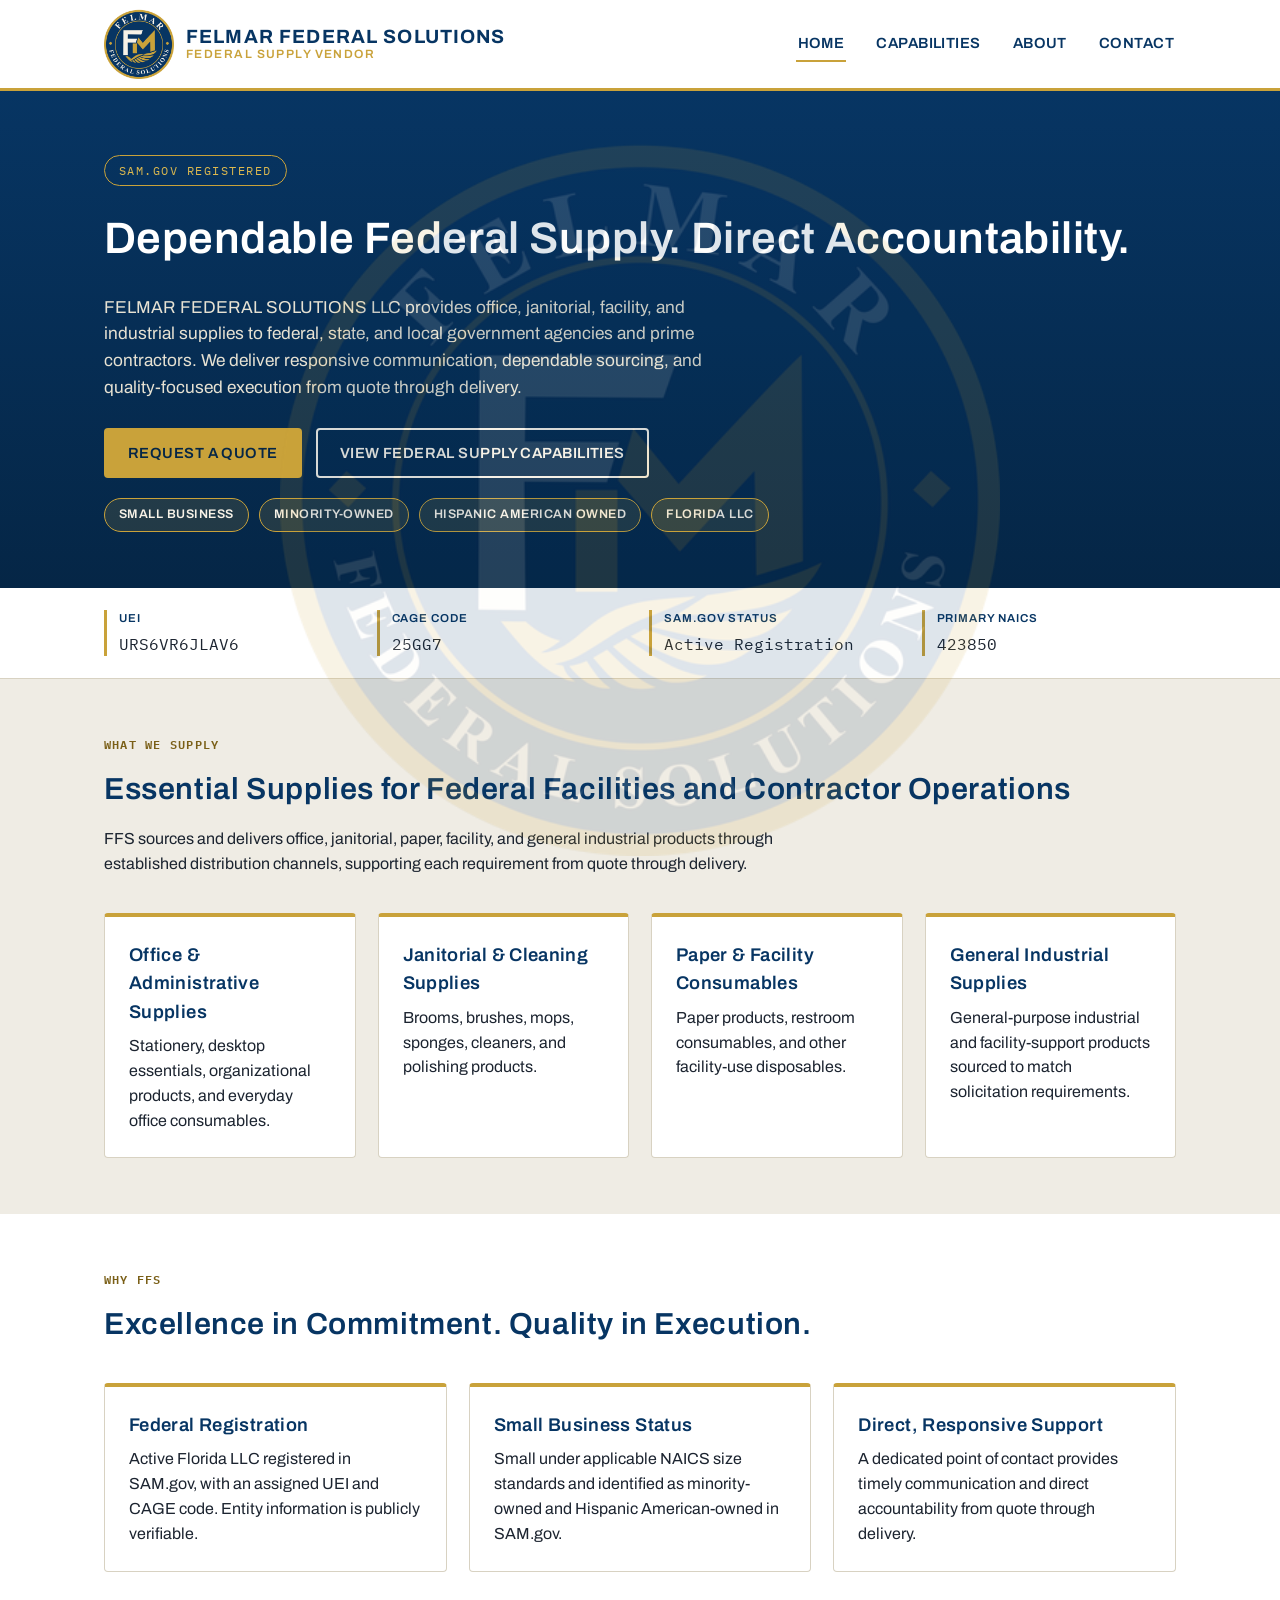
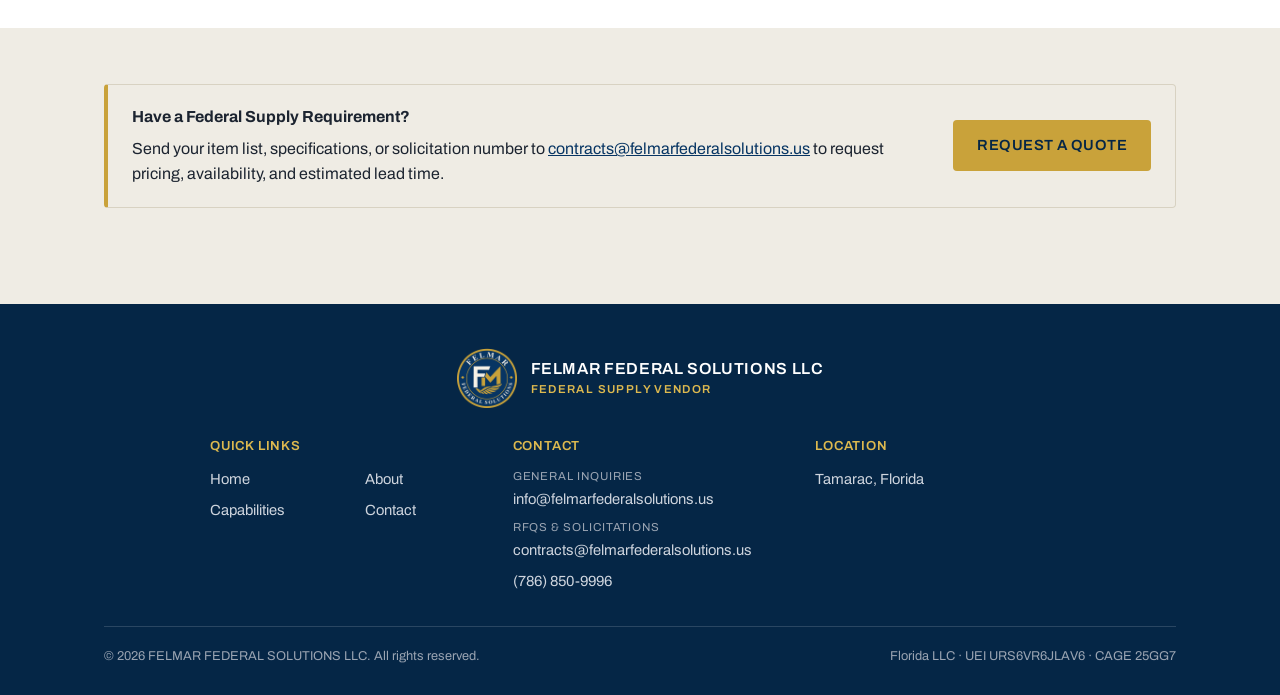
<file: index.html>
<!DOCTYPE html>
<html lang="en">
<head>
<meta charset="UTF-8">
<meta name="viewport" content="width=device-width, initial-scale=1.0">
<title>FELMAR FEDERAL SOLUTIONS LLC | Federal Supply Vendor</title>
<meta name="description" content="FELMAR FEDERAL SOLUTIONS LLC is a SAM.gov registered, minority-owned small business supplying office, janitorial, and industrial commodities to federal buyers.">
<link rel="icon" type="image/png" href="assets/img/favicon-32.png">
<link rel="apple-touch-icon" href="assets/img/favicon-180.png">
<link rel="preconnect" href="https://fonts.googleapis.com">
<link rel="preconnect" href="https://fonts.gstatic.com" crossorigin>
<link href="https://fonts.googleapis.com/css2?family=Archivo:wght@400;600;700&family=IBM+Plex+Mono:wght@400;500&display=swap" rel="stylesheet">
<link rel="stylesheet" href="assets/styles.css">
</head>
<body>


<header class="site-header">
  <div class="container">
    <a class="brand" href="index.html">
      <img src="assets/img/logo-seal-256.png" alt="FELMAR FEDERAL SOLUTIONS LLC seal">
      <span class="brand-text">
        <strong>FELMAR FEDERAL SOLUTIONS</strong>
        <span>Federal Supply Vendor</span>
      </span>
    </a>
    <button class="nav-toggle" aria-label="Toggle navigation" aria-expanded="false"><span></span></button>
    <nav class="main-nav" aria-label="Main navigation">
      <a href="index.html" aria-current="page">Home</a>
      <a href="capabilities.html">Capabilities</a>
      <a href="about.html">About</a>
      <a href="contact.html">Contact</a>
    </nav>
  </div>
</header>

<main>
<section class="hero">
  <div class="container">
    <span class="eyebrow">SAM.gov Registered</span>
    <h1>Dependable Federal Supply. Direct Accountability.</h1>
    <p class="lede">FELMAR FEDERAL SOLUTIONS LLC provides office, janitorial, facility, and industrial supplies to federal, state, and local government agencies and prime contractors. We deliver responsive communication, dependable sourcing, and quality-focused execution from quote through delivery.</p>
    <div class="hero-actions">
      <a class="btn btn-gold" href="mailto:contracts@felmarfederalsolutions.us?subject=Request%20for%20Quote">Request a Quote</a>
      <a class="btn btn-outline" href="capabilities.html">View Federal Supply Capabilities</a>
    </div>
    <div class="badges">
      <span class="badge">Small Business</span>
      <span class="badge">Minority-Owned</span>
      <span class="badge">Hispanic American Owned</span>
      <span class="badge">Florida LLC</span>
    </div>
  </div>
</section>

<section class="entity-strip">
  <div class="container">
    <div class="entity-item">
      <div class="label">UEI</div>
      <div class="value mono">URS6VR6JLAV6</div>
    </div>
    <div class="entity-item">
      <div class="label">CAGE Code</div>
      <div class="value mono">25GG7</div>
    </div>
    <div class="entity-item">
      <div class="label">SAM.gov Status</div>
      <div class="value">Active Registration</div>
    </div>
    <div class="entity-item">
      <div class="label">Primary NAICS</div>
      <div class="value mono">423850</div>
    </div>
  </div>
</section>

<section class="section">
  <div class="container">
    <div class="section-head">
      <span class="kicker">What We Supply</span>
      <h2>Essential Supplies for Federal Facilities and Contractor Operations</h2>
      <p>FFS sources and delivers office, janitorial, paper, facility, and general industrial products through established distribution channels, supporting each requirement from quote through delivery.</p>
    </div>
    <div class="grid cols-4">
      <div class="card">
        <h3>Office &amp; Administrative Supplies</h3>
        <p>Stationery, desktop essentials, organizational products, and everyday office consumables.</p>
      </div>
      <div class="card">
        <h3>Janitorial &amp; Cleaning Supplies</h3>
        <p>Brooms, brushes, mops, sponges, cleaners, and polishing products.</p>
      </div>
      <div class="card">
        <h3>Paper &amp; Facility Consumables</h3>
        <p>Paper products, restroom consumables, and other facility-use disposables.</p>
      </div>
      <div class="card">
        <h3>General Industrial Supplies</h3>
        <p>General-purpose industrial and facility-support products sourced to match solicitation requirements.</p>
      </div>
    </div>
  </div>
</section>

<section class="section alt">
  <div class="container">
    <div class="section-head">
      <span class="kicker">Why FFS</span>
      <h2>Excellence in Commitment. Quality in Execution.</h2>
    </div>
    <div class="grid cols-3">
      <div class="card">
        <h3>Federal Registration</h3>
        <p>Active Florida LLC registered in SAM.gov, with an assigned UEI and CAGE code. Entity information is publicly verifiable.</p>
      </div>
      <div class="card">
        <h3>Small Business Status</h3>
        <p>Small under applicable NAICS size standards and identified as minority-owned and Hispanic American-owned in SAM.gov.</p>
      </div>
      <div class="card">
        <h3>Direct, Responsive Support</h3>
        <p>A dedicated point of contact provides timely communication and direct accountability from quote through delivery.</p>
      </div>
    </div>
  </div>
</section>

<section class="section">
  <div class="container">
    <div class="callout callout-cta">
      <div>
        <strong>Have a Federal Supply Requirement?</strong>
        <p style="margin: 8px 0 0;">Send your item list, specifications, or solicitation number to <a href="mailto:contracts@felmarfederalsolutions.us">contracts@felmarfederalsolutions.us</a> to request pricing, availability, and estimated lead time.</p>
      </div>
      <a class="btn btn-gold" href="mailto:contracts@felmarfederalsolutions.us?subject=Request%20for%20Quote">Request a Quote</a>
    </div>
  </div>
</section>
</main>

<footer class="site-footer">
  <div class="container">
    <div class="footer-top">
      <div class="footer-brand">
        <img src="assets/img/logo-seal-256.png" alt="FELMAR FEDERAL SOLUTIONS LLC seal">
        <div class="footer-brand-text">
          <strong>FELMAR FEDERAL SOLUTIONS&nbsp;LLC</strong>
          <span>Federal Supply Vendor</span>
        </div>
      </div>
      <div class="footer-cols">
        <div class="footer-col">
          <h3>Quick Links</h3>
          <div class="footer-links">
            <a href="index.html">Home</a>
            <a href="about.html">About</a>
            <a href="capabilities.html">Capabilities</a>
            <a href="contact.html">Contact</a>
          </div>
        </div>
        <div class="footer-col">
          <h3>Contact</h3>
          <span class="fc-label">General Inquiries</span>
          <a href="mailto:info@felmarfederalsolutions.us">info@felmarfederalsolutions.us</a>
          <span class="fc-label">RFQs &amp; Solicitations</span>
          <a href="mailto:contracts@felmarfederalsolutions.us">contracts@felmarfederalsolutions.us</a>
          <a href="tel:+17868509996">(786) 850-9996</a>
        </div>
        <div class="footer-col">
          <h3>Location</h3>
          <p>Tamarac, Florida</p>
        </div>
      </div>
    </div>
    <div class="footer-bottom">
      <span>&copy; 2026 FELMAR FEDERAL SOLUTIONS LLC. All rights reserved.</span>
      <span>Florida LLC &middot; UEI URS6VR6JLAV6 &middot; CAGE 25GG7</span>
    </div>
  </div>
</footer>

<script src="assets/nav.js"></script>
</body>
</html>
</file>
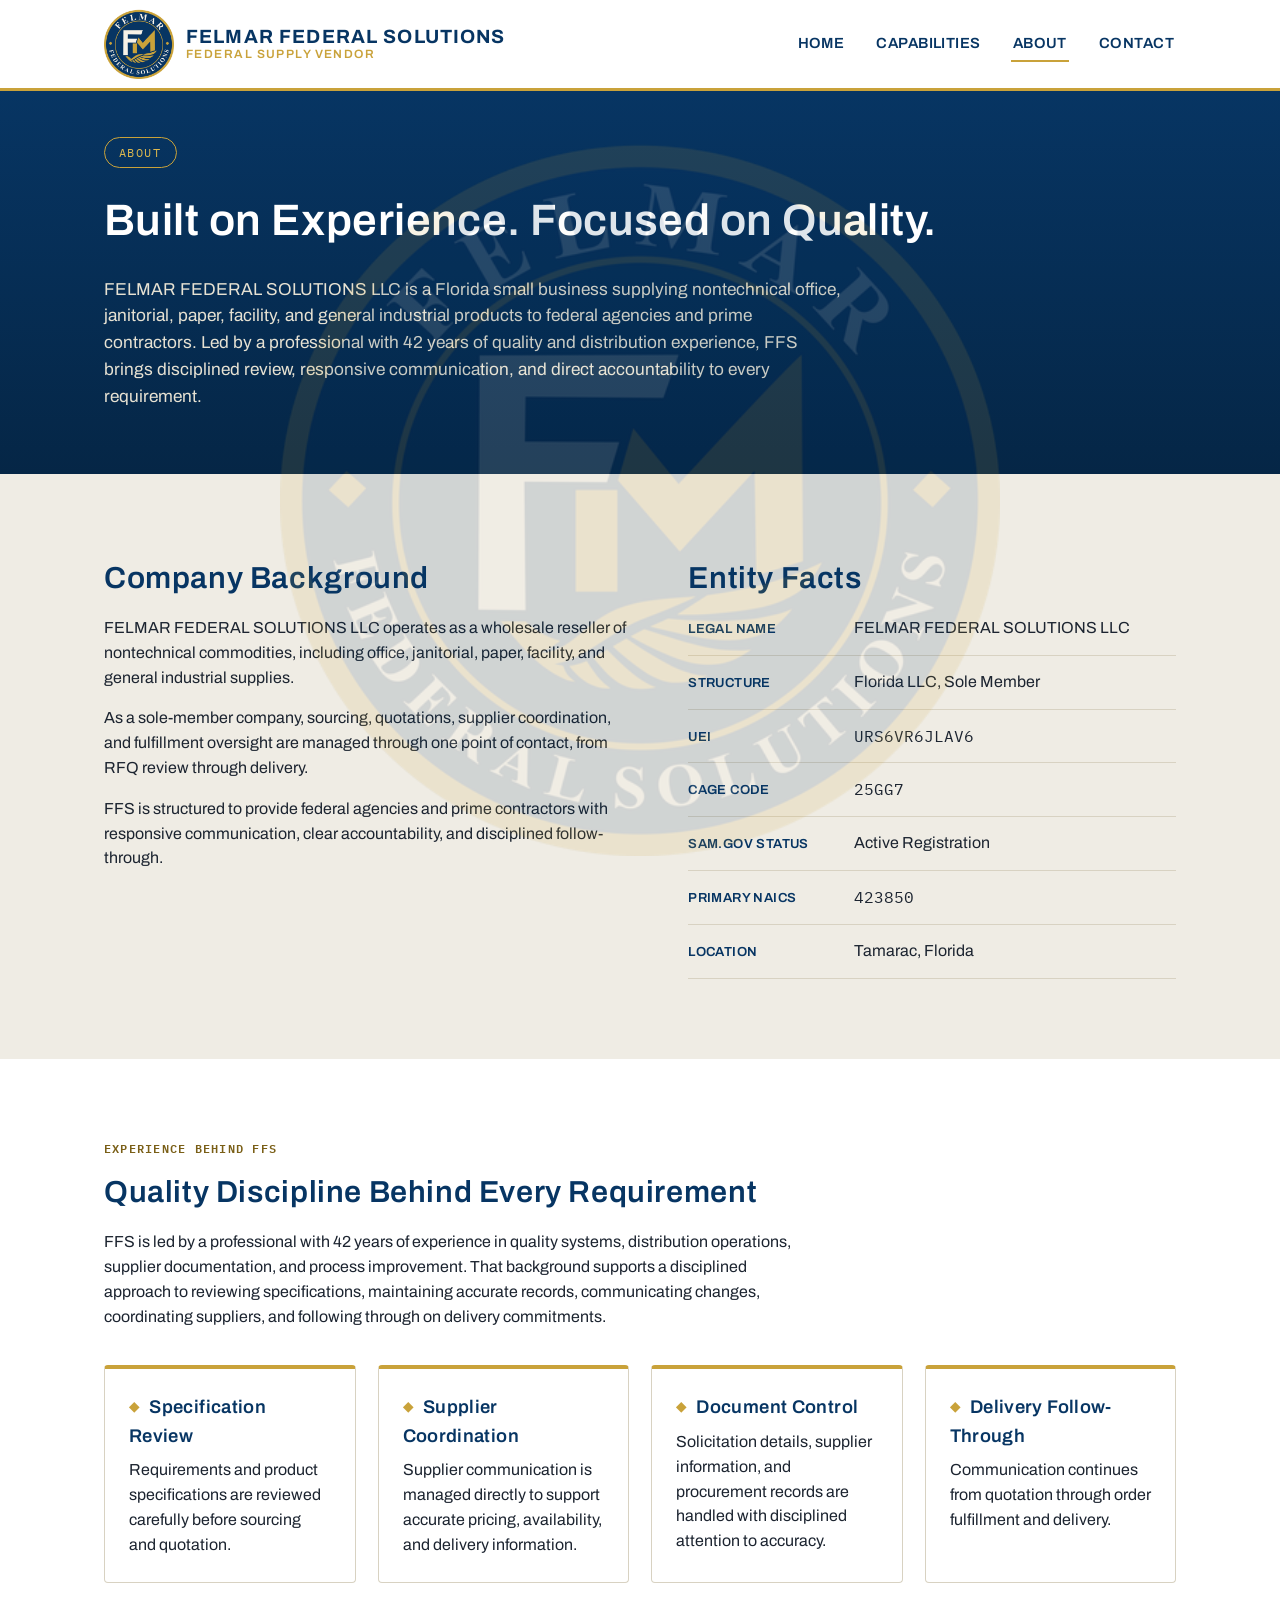
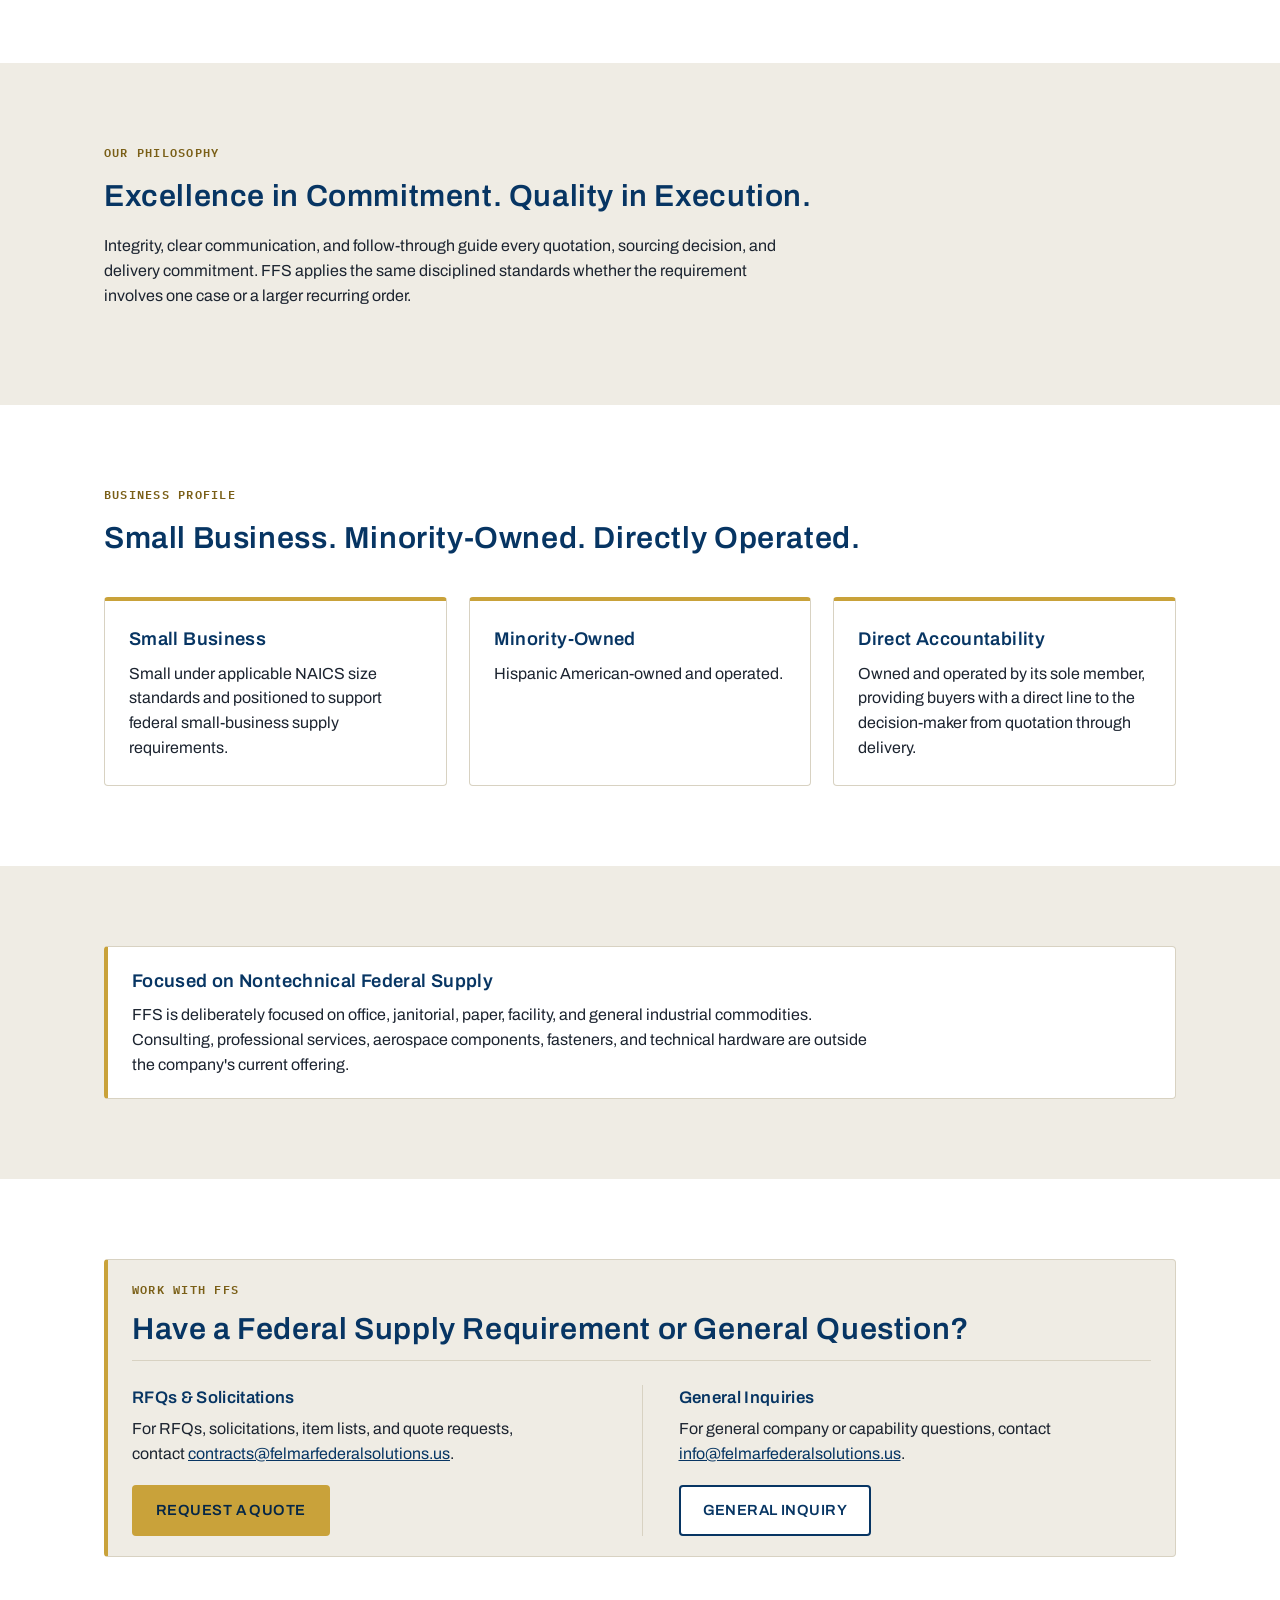
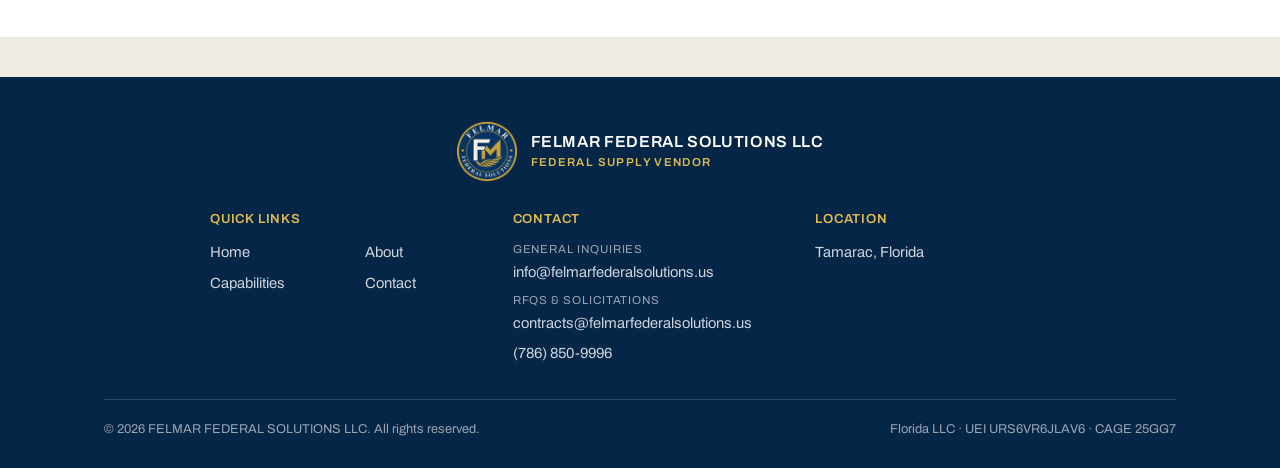
<file: about.html>
<!DOCTYPE html>
<html lang="en">
<head>
<meta charset="UTF-8">
<meta name="viewport" content="width=device-width, initial-scale=1.0">
<title>About | FELMAR FEDERAL SOLUTIONS LLC</title>
<meta name="description" content="FELMAR FEDERAL SOLUTIONS LLC is a Florida small business supplying nontechnical office, janitorial, paper, facility, and general industrial products to federal agencies and prime contractors.">
<link rel="icon" type="image/png" href="assets/img/favicon-32.png">
<link rel="apple-touch-icon" href="assets/img/favicon-180.png">
<link rel="preconnect" href="https://fonts.googleapis.com">
<link rel="preconnect" href="https://fonts.gstatic.com" crossorigin>
<link href="https://fonts.googleapis.com/css2?family=Archivo:wght@400;600;700&family=IBM+Plex+Mono:wght@400;500&display=swap" rel="stylesheet">
<link rel="stylesheet" href="assets/styles.css">
</head>
<body>


<header class="site-header">
  <div class="container">
    <a class="brand" href="index.html">
      <img src="assets/img/logo-seal-256.png" alt="FELMAR FEDERAL SOLUTIONS LLC seal">
      <span class="brand-text">
        <strong>FELMAR FEDERAL SOLUTIONS</strong>
        <span>Federal Supply Vendor</span>
      </span>
    </a>
    <button class="nav-toggle" aria-label="Toggle navigation" aria-expanded="false"><span></span></button>
    <nav class="main-nav" aria-label="Main navigation">
      <a href="index.html">Home</a>
      <a href="capabilities.html">Capabilities</a>
      <a href="about.html" aria-current="page">About</a>
      <a href="contact.html">Contact</a>
    </nav>
  </div>
</header>

<main>
<section class="hero" style="padding: 46px 0;">
  <div class="container">
    <span class="eyebrow">About</span>
    <h1>Built on Experience. Focused on Quality.</h1>
    <p class="lede" style="max-width: 740px;">FELMAR FEDERAL SOLUTIONS LLC is a Florida small business supplying nontechnical office, janitorial, paper, facility, and general industrial products to federal agencies and prime contractors. Led by a professional with 42 years of quality and distribution experience, FFS brings disciplined review, responsive communication, and direct accountability to every requirement.</p>
  </div>
</section>

<section class="section roomy">
  <div class="container">
    <div class="split">
      <div>
        <h2>Company Background</h2>
        <p>FELMAR FEDERAL SOLUTIONS LLC operates as a wholesale reseller of nontechnical commodities, including office, janitorial, paper, facility, and general industrial supplies.</p>
        <p>As a sole-member company, sourcing, quotations, supplier coordination, and fulfillment oversight are managed through one point of contact, from RFQ review through delivery.</p>
        <p>FFS is structured to provide federal agencies and prime contractors with responsive communication, clear accountability, and disciplined follow-through.</p>
      </div>
      <div>
        <h2>Entity Facts</h2>
        <dl class="facts">
          <div><dt>Legal Name</dt><dd>FELMAR FEDERAL SOLUTIONS LLC</dd></div>
          <div><dt>Structure</dt><dd>Florida LLC, Sole Member</dd></div>
          <div><dt>UEI</dt><dd class="mono">URS6VR6JLAV6</dd></div>
          <div><dt>CAGE Code</dt><dd class="mono">25GG7</dd></div>
          <div><dt>SAM.gov Status</dt><dd>Active Registration</dd></div>
          <div><dt>Primary NAICS</dt><dd class="mono">423850</dd></div>
          <div><dt>Location</dt><dd>Tamarac, Florida</dd></div>
        </dl>
      </div>
    </div>
  </div>
</section>

<section class="section alt roomy">
  <div class="container">
    <div class="section-head">
      <span class="kicker">Experience Behind FFS</span>
      <h2>Quality Discipline Behind Every Requirement</h2>
      <p>FFS is led by a professional with 42 years of experience in quality systems, distribution operations, supplier documentation, and process improvement. That background supports a disciplined approach to reviewing specifications, maintaining accurate records, communicating changes, coordinating suppliers, and following through on delivery commitments.</p>
    </div>
    <div class="grid cols-4">
      <div class="card point">
        <h3>Specification Review</h3>
        <p>Requirements and product specifications are reviewed carefully before sourcing and quotation.</p>
      </div>
      <div class="card point">
        <h3>Supplier Coordination</h3>
        <p>Supplier communication is managed directly to support accurate pricing, availability, and delivery information.</p>
      </div>
      <div class="card point">
        <h3>Document Control</h3>
        <p>Solicitation details, supplier information, and procurement records are handled with disciplined attention to accuracy.</p>
      </div>
      <div class="card point">
        <h3>Delivery Follow-Through</h3>
        <p>Communication continues from quotation through order fulfillment and delivery.</p>
      </div>
    </div>
  </div>
</section>

<section class="section roomy">
  <div class="container">
    <div class="section-head" style="margin-bottom: 0;">
      <span class="kicker">Our Philosophy</span>
      <h2>Excellence in Commitment. Quality in Execution.</h2>
      <p>Integrity, clear communication, and follow-through guide every quotation, sourcing decision, and delivery commitment. FFS applies the same disciplined standards whether the requirement involves one case or a larger recurring order.</p>
    </div>
  </div>
</section>

<section class="section alt roomy">
  <div class="container">
    <div class="section-head">
      <span class="kicker">Business Profile</span>
      <h2>Small Business. Minority-Owned. Directly Operated.</h2>
    </div>
    <div class="grid cols-3">
      <div class="card">
        <h3>Small Business</h3>
        <p>Small under applicable NAICS size standards and positioned to support federal small-business supply requirements.</p>
      </div>
      <div class="card">
        <h3>Minority-Owned</h3>
        <p>Hispanic American-owned and operated.</p>
      </div>
      <div class="card">
        <h3>Direct Accountability</h3>
        <p>Owned and operated by its sole member, providing buyers with a direct line to the decision-maker from quotation through delivery.</p>
      </div>
    </div>
  </div>
</section>

<section class="section roomy">
  <div class="container">
    <div class="callout callout-white">
      <h2 style="font-size: 1.15rem;">Focused on Nontechnical Federal Supply</h2>
      <p style="margin: 0; max-width: 760px;">FFS is deliberately focused on office, janitorial, paper, facility, and general industrial commodities. Consulting, professional services, aerospace components, fasteners, and technical hardware are outside the company's current offering.</p>
    </div>
  </div>
</section>

<section class="section alt roomy">
  <div class="container">
    <div class="callout cta-panel">
      <span class="kicker">Work with FFS</span>
      <h2>Have a Federal Supply Requirement or General Question?</h2>
      <div class="cta-routes">
        <div class="cta-route">
          <h3>RFQs &amp; Solicitations</h3>
          <p>For RFQs, solicitations, item lists, and quote requests, contact <a href="mailto:contracts@felmarfederalsolutions.us">contracts@felmarfederalsolutions.us</a>.</p>
          <a class="btn btn-gold" href="mailto:contracts@felmarfederalsolutions.us?subject=Request%20for%20Quote">Request a Quote</a>
        </div>
        <div class="cta-route">
          <h3>General Inquiries</h3>
          <p>For general company or capability questions, contact <a href="mailto:info@felmarfederalsolutions.us">info@felmarfederalsolutions.us</a>.</p>
          <a class="btn btn-outline-navy" href="mailto:info@felmarfederalsolutions.us?subject=General%20Inquiry">General Inquiry</a>
        </div>
      </div>
    </div>
  </div>
</section>
</main>

<footer class="site-footer">
  <div class="container">
    <div class="footer-top">
      <div class="footer-brand">
        <img src="assets/img/logo-seal-256.png" alt="FELMAR FEDERAL SOLUTIONS LLC seal">
        <div class="footer-brand-text">
          <strong>FELMAR FEDERAL SOLUTIONS&nbsp;LLC</strong>
          <span>Federal Supply Vendor</span>
        </div>
      </div>
      <div class="footer-cols">
        <div class="footer-col">
          <h3>Quick Links</h3>
          <div class="footer-links">
            <a href="index.html">Home</a>
            <a href="about.html">About</a>
            <a href="capabilities.html">Capabilities</a>
            <a href="contact.html">Contact</a>
          </div>
        </div>
        <div class="footer-col">
          <h3>Contact</h3>
          <span class="fc-label">General Inquiries</span>
          <a href="mailto:info@felmarfederalsolutions.us">info@felmarfederalsolutions.us</a>
          <span class="fc-label">RFQs &amp; Solicitations</span>
          <a href="mailto:contracts@felmarfederalsolutions.us">contracts@felmarfederalsolutions.us</a>
          <a href="tel:+17868509996">(786) 850-9996</a>
        </div>
        <div class="footer-col">
          <h3>Location</h3>
          <p>Tamarac, Florida</p>
        </div>
      </div>
    </div>
    <div class="footer-bottom">
      <span>&copy; 2026 FELMAR FEDERAL SOLUTIONS LLC. All rights reserved.</span>
      <span>Florida LLC &middot; UEI URS6VR6JLAV6 &middot; CAGE 25GG7</span>
    </div>
  </div>
</footer>

<script src="assets/nav.js"></script>
</body>
</html>
</file>
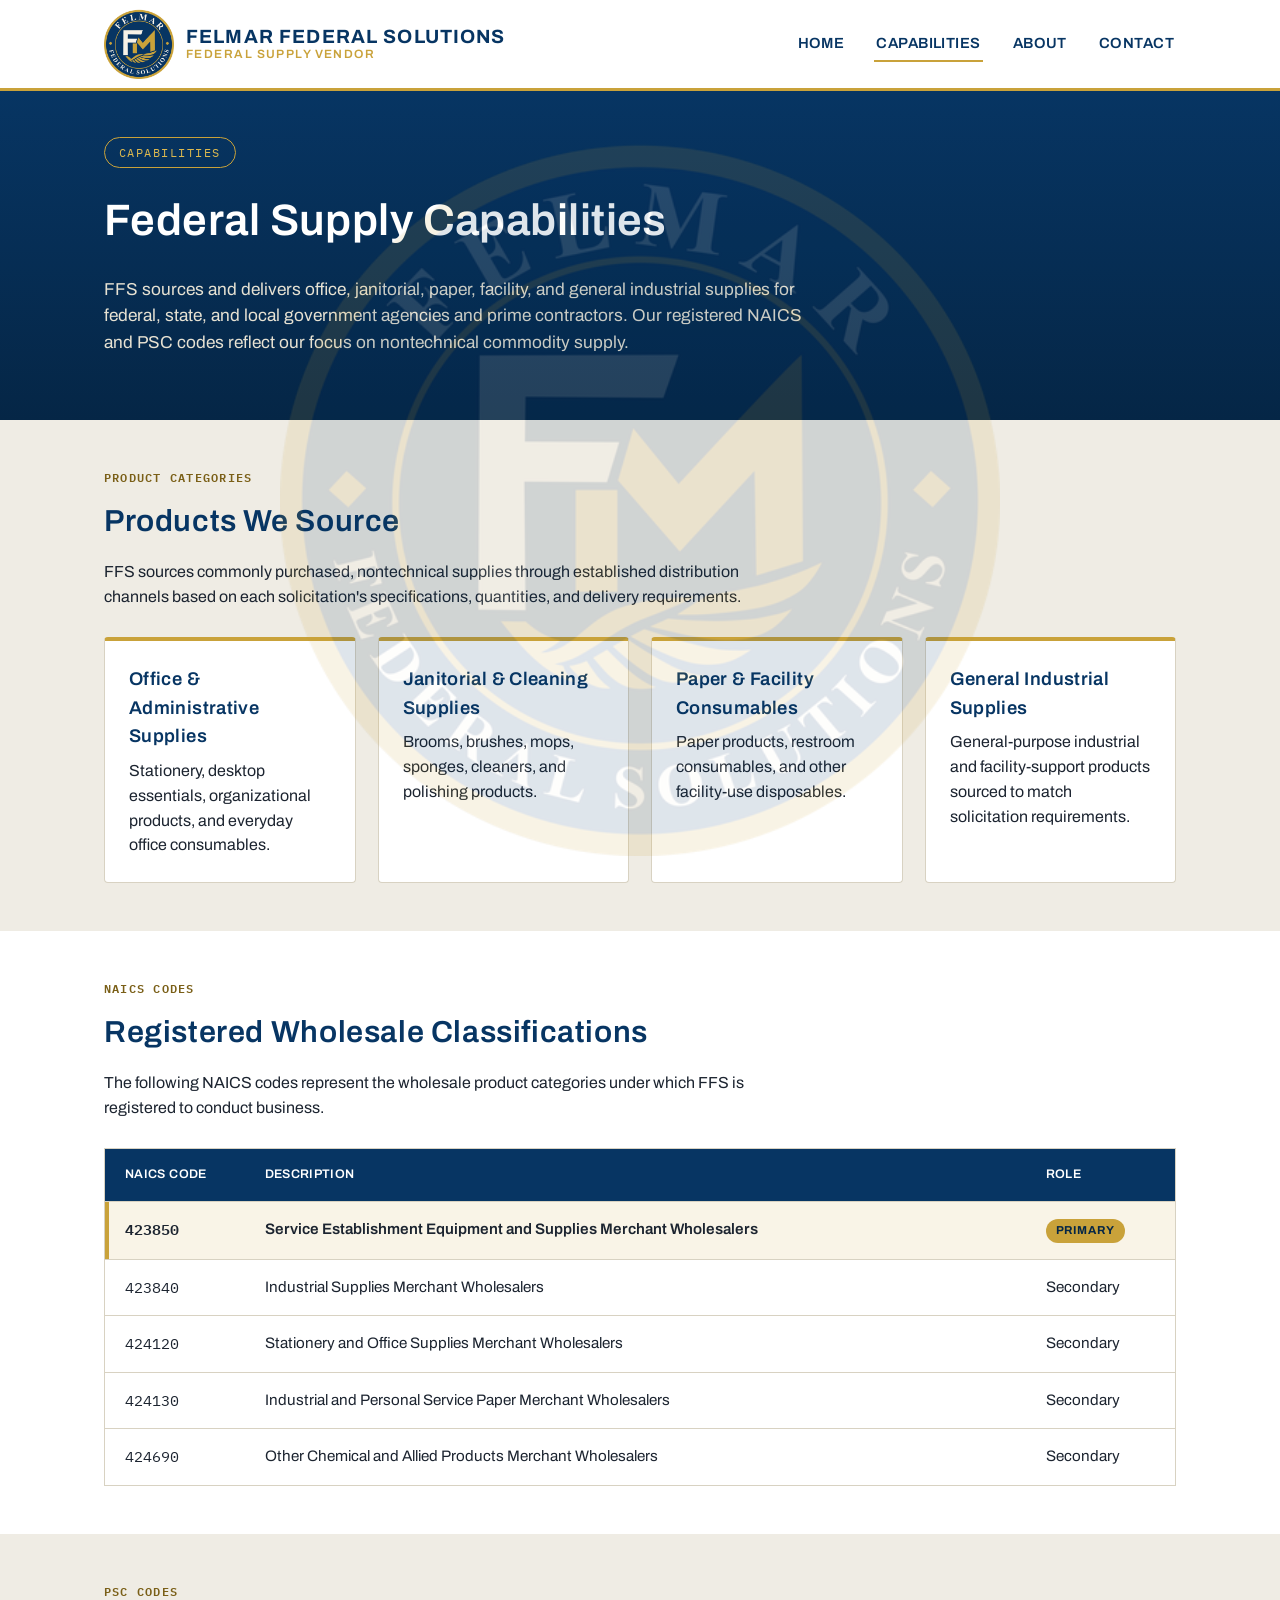
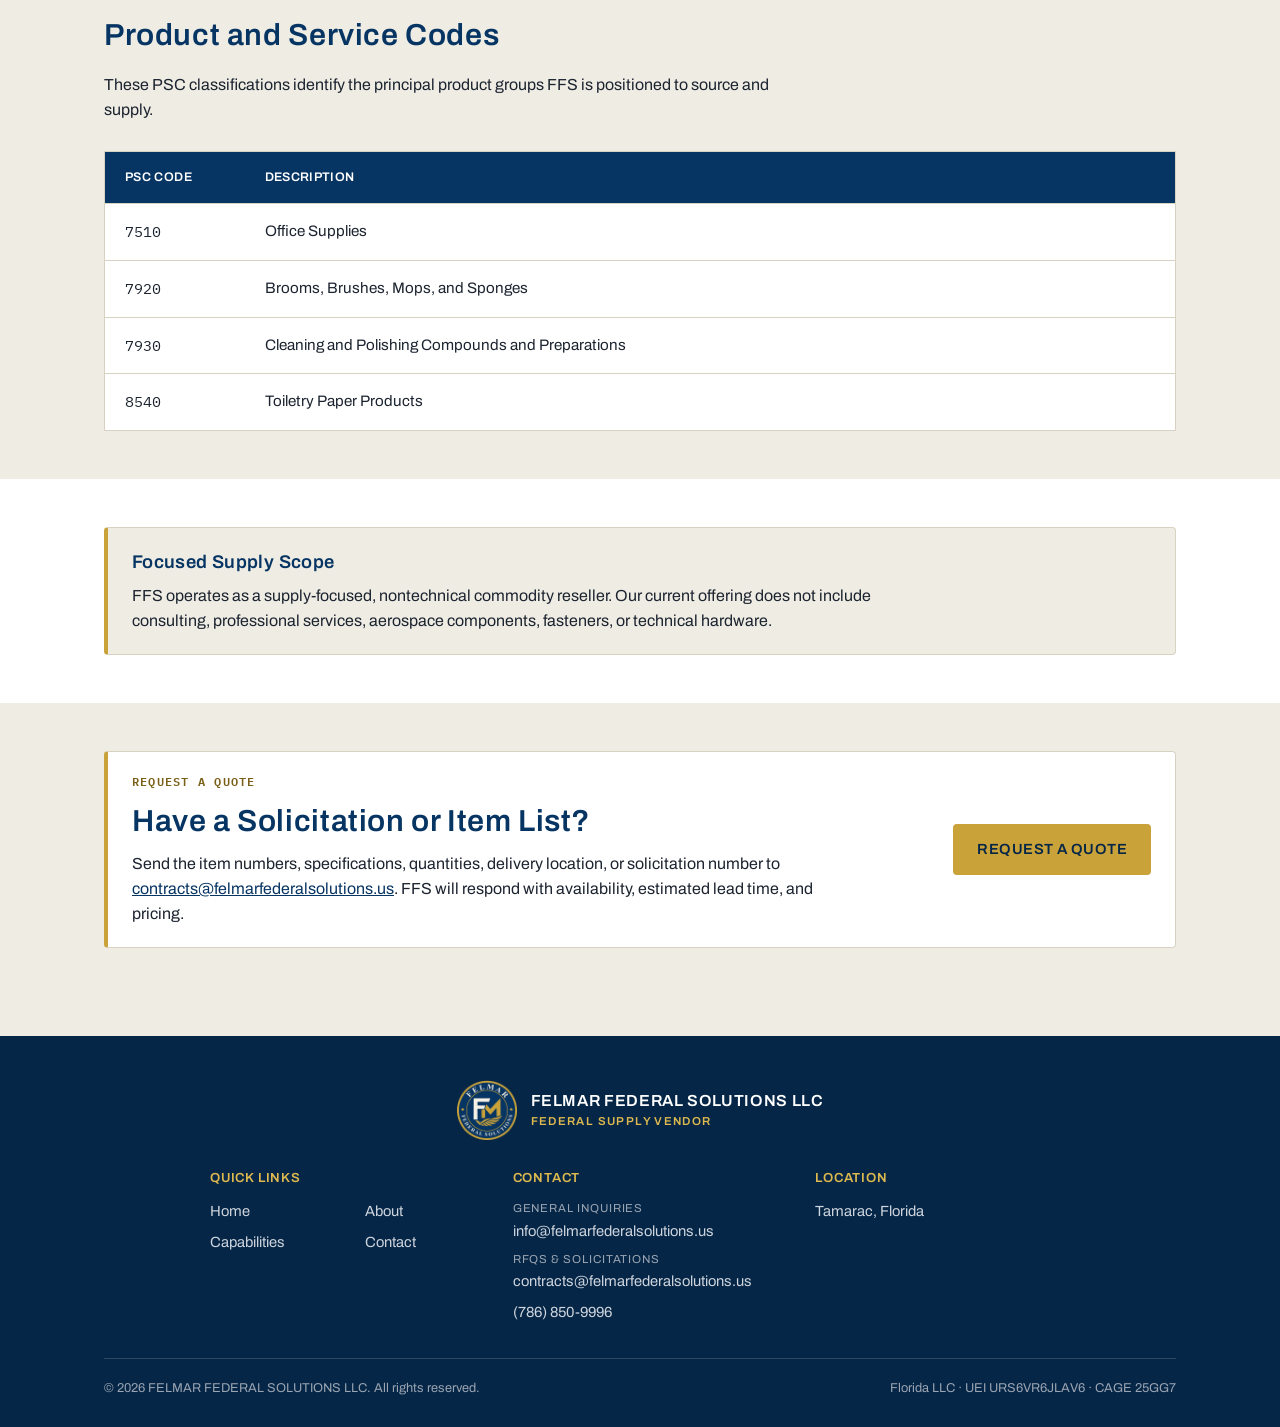
<file: capabilities.html>
<!DOCTYPE html>
<html lang="en">
<head>
<meta charset="UTF-8">
<meta name="viewport" content="width=device-width, initial-scale=1.0">
<title>Federal Supply Capabilities | FELMAR FEDERAL SOLUTIONS LLC</title>
<meta name="description" content="Federal supply capabilities, NAICS codes, and PSC codes for FELMAR FEDERAL SOLUTIONS LLC, a nontechnical commodity supplier to federal agencies and prime contractors.">
<link rel="icon" type="image/png" href="assets/img/favicon-32.png">
<link rel="apple-touch-icon" href="assets/img/favicon-180.png">
<link rel="preconnect" href="https://fonts.googleapis.com">
<link rel="preconnect" href="https://fonts.gstatic.com" crossorigin>
<link href="https://fonts.googleapis.com/css2?family=Archivo:wght@400;600;700&family=IBM+Plex+Mono:wght@400;500&display=swap" rel="stylesheet">
<link rel="stylesheet" href="assets/styles.css">
</head>
<body>


<header class="site-header">
  <div class="container">
    <a class="brand" href="index.html">
      <img src="assets/img/logo-seal-256.png" alt="FELMAR FEDERAL SOLUTIONS LLC seal">
      <span class="brand-text">
        <strong>FELMAR FEDERAL SOLUTIONS</strong>
        <span>Federal Supply Vendor</span>
      </span>
    </a>
    <button class="nav-toggle" aria-label="Toggle navigation" aria-expanded="false"><span></span></button>
    <nav class="main-nav" aria-label="Main navigation">
      <a href="index.html">Home</a>
      <a href="capabilities.html" aria-current="page">Capabilities</a>
      <a href="about.html">About</a>
      <a href="contact.html">Contact</a>
    </nav>
  </div>
</header>

<main>
<section class="hero" style="padding: 46px 0;">
  <div class="container">
    <span class="eyebrow">Capabilities</span>
    <h1>Federal Supply Capabilities</h1>
    <p class="lede" style="max-width: 700px;">FFS sources and delivers office, janitorial, paper, facility, and general industrial supplies for federal, state, and local government agencies and prime contractors. Our registered NAICS and PSC codes reflect our focus on nontechnical commodity supply.</p>
  </div>
</section>

<section class="section compact">
  <div class="container">
    <div class="section-head">
      <span class="kicker">Product Categories</span>
      <h2>Products We Source</h2>
      <p>FFS sources commonly purchased, nontechnical supplies through established distribution channels based on each solicitation's specifications, quantities, and delivery requirements.</p>
    </div>
    <div class="grid cols-4">
      <div class="card">
        <h3>Office &amp; Administrative Supplies</h3>
        <p>Stationery, desktop essentials, organizational products, and everyday office consumables.</p>
      </div>
      <div class="card">
        <h3>Janitorial &amp; Cleaning Supplies</h3>
        <p>Brooms, brushes, mops, sponges, cleaners, and polishing products.</p>
      </div>
      <div class="card">
        <h3>Paper &amp; Facility Consumables</h3>
        <p>Paper products, restroom consumables, and other facility-use disposables.</p>
      </div>
      <div class="card">
        <h3>General Industrial Supplies</h3>
        <p>General-purpose industrial and facility-support products sourced to match solicitation requirements.</p>
      </div>
    </div>
  </div>
</section>

<section class="section alt compact">
  <div class="container">
    <div class="section-head">
      <span class="kicker">NAICS Codes</span>
      <h2>Registered Wholesale Classifications</h2>
      <p>The following NAICS codes represent the wholesale product categories under which FFS is registered to conduct business.</p>
    </div>
    <div class="table-wrap">
      <table class="data-table has-role">
        <caption class="sr-only">NAICS codes registered for FELMAR FEDERAL SOLUTIONS LLC</caption>
        <thead>
          <tr>
            <th scope="col">NAICS Code</th>
            <th scope="col">Description</th>
            <th scope="col">Role</th>
          </tr>
        </thead>
        <tbody>
          <tr class="primary">
            <th scope="row" data-label="NAICS Code">423850</th>
            <td data-label="Description">Service Establishment Equipment and Supplies Merchant Wholesalers</td>
            <td data-label="Role"><span class="badge-primary">Primary</span></td>
          </tr>
          <tr>
            <th scope="row" data-label="NAICS Code">423840</th>
            <td data-label="Description">Industrial Supplies Merchant Wholesalers</td>
            <td data-label="Role">Secondary</td>
          </tr>
          <tr>
            <th scope="row" data-label="NAICS Code">424120</th>
            <td data-label="Description">Stationery and Office Supplies Merchant Wholesalers</td>
            <td data-label="Role">Secondary</td>
          </tr>
          <tr>
            <th scope="row" data-label="NAICS Code">424130</th>
            <td data-label="Description">Industrial and Personal Service Paper Merchant Wholesalers</td>
            <td data-label="Role">Secondary</td>
          </tr>
          <tr>
            <th scope="row" data-label="NAICS Code">424690</th>
            <td data-label="Description">Other Chemical and Allied Products Merchant Wholesalers</td>
            <td data-label="Role">Secondary</td>
          </tr>
        </tbody>
      </table>
    </div>
  </div>
</section>

<section class="section compact">
  <div class="container">
    <div class="section-head">
      <span class="kicker">PSC Codes</span>
      <h2>Product and Service Codes</h2>
      <p>These PSC classifications identify the principal product groups FFS is positioned to source and supply.</p>
    </div>
    <div class="table-wrap">
      <table class="data-table">
        <caption class="sr-only">Product and service codes for FELMAR FEDERAL SOLUTIONS LLC</caption>
        <thead>
          <tr>
            <th scope="col">PSC Code</th>
            <th scope="col">Description</th>
          </tr>
        </thead>
        <tbody>
          <tr><th scope="row" data-label="PSC Code">7510</th><td data-label="Description">Office Supplies</td></tr>
          <tr><th scope="row" data-label="PSC Code">7920</th><td data-label="Description">Brooms, Brushes, Mops, and Sponges</td></tr>
          <tr><th scope="row" data-label="PSC Code">7930</th><td data-label="Description">Cleaning and Polishing Compounds and Preparations</td></tr>
          <tr><th scope="row" data-label="PSC Code">8540</th><td data-label="Description">Toiletry Paper Products</td></tr>
        </tbody>
      </table>
    </div>
  </div>
</section>

<section class="section alt compact">
  <div class="container">
    <div class="callout">
      <h2 style="font-size: 1.15rem;">Focused Supply Scope</h2>
      <p style="margin: 0; max-width: 760px;">FFS operates as a supply-focused, nontechnical commodity reseller. Our current offering does not include consulting, professional services, aerospace components, fasteners, or technical hardware.</p>
    </div>
  </div>
</section>

<section class="section compact">
  <div class="container">
    <div class="callout callout-white callout-cta">
      <div>
        <span class="kicker">Request a Quote</span>
        <h2>Have a Solicitation or Item List?</h2>
        <p style="margin: 0; max-width: 700px;">Send the item numbers, specifications, quantities, delivery location, or solicitation number to <a href="mailto:contracts@felmarfederalsolutions.us">contracts@felmarfederalsolutions.us</a>. FFS will respond with availability, estimated lead time, and pricing.</p>
      </div>
      <a class="btn btn-gold" href="mailto:contracts@felmarfederalsolutions.us?subject=Request%20for%20Quote">Request a Quote</a>
    </div>
  </div>
</section>
</main>

<footer class="site-footer">
  <div class="container">
    <div class="footer-top">
      <div class="footer-brand">
        <img src="assets/img/logo-seal-256.png" alt="FELMAR FEDERAL SOLUTIONS LLC seal">
        <div class="footer-brand-text">
          <strong>FELMAR FEDERAL SOLUTIONS&nbsp;LLC</strong>
          <span>Federal Supply Vendor</span>
        </div>
      </div>
      <div class="footer-cols">
        <div class="footer-col">
          <h3>Quick Links</h3>
          <div class="footer-links">
            <a href="index.html">Home</a>
            <a href="about.html">About</a>
            <a href="capabilities.html">Capabilities</a>
            <a href="contact.html">Contact</a>
          </div>
        </div>
        <div class="footer-col">
          <h3>Contact</h3>
          <span class="fc-label">General Inquiries</span>
          <a href="mailto:info@felmarfederalsolutions.us">info@felmarfederalsolutions.us</a>
          <span class="fc-label">RFQs &amp; Solicitations</span>
          <a href="mailto:contracts@felmarfederalsolutions.us">contracts@felmarfederalsolutions.us</a>
          <a href="tel:+17868509996">(786) 850-9996</a>
        </div>
        <div class="footer-col">
          <h3>Location</h3>
          <p>Tamarac, Florida</p>
        </div>
      </div>
    </div>
    <div class="footer-bottom">
      <span>&copy; 2026 FELMAR FEDERAL SOLUTIONS LLC. All rights reserved.</span>
      <span>Florida LLC &middot; UEI URS6VR6JLAV6 &middot; CAGE 25GG7</span>
    </div>
  </div>
</footer>

<script src="assets/nav.js"></script>
</body>
</html>
</file>
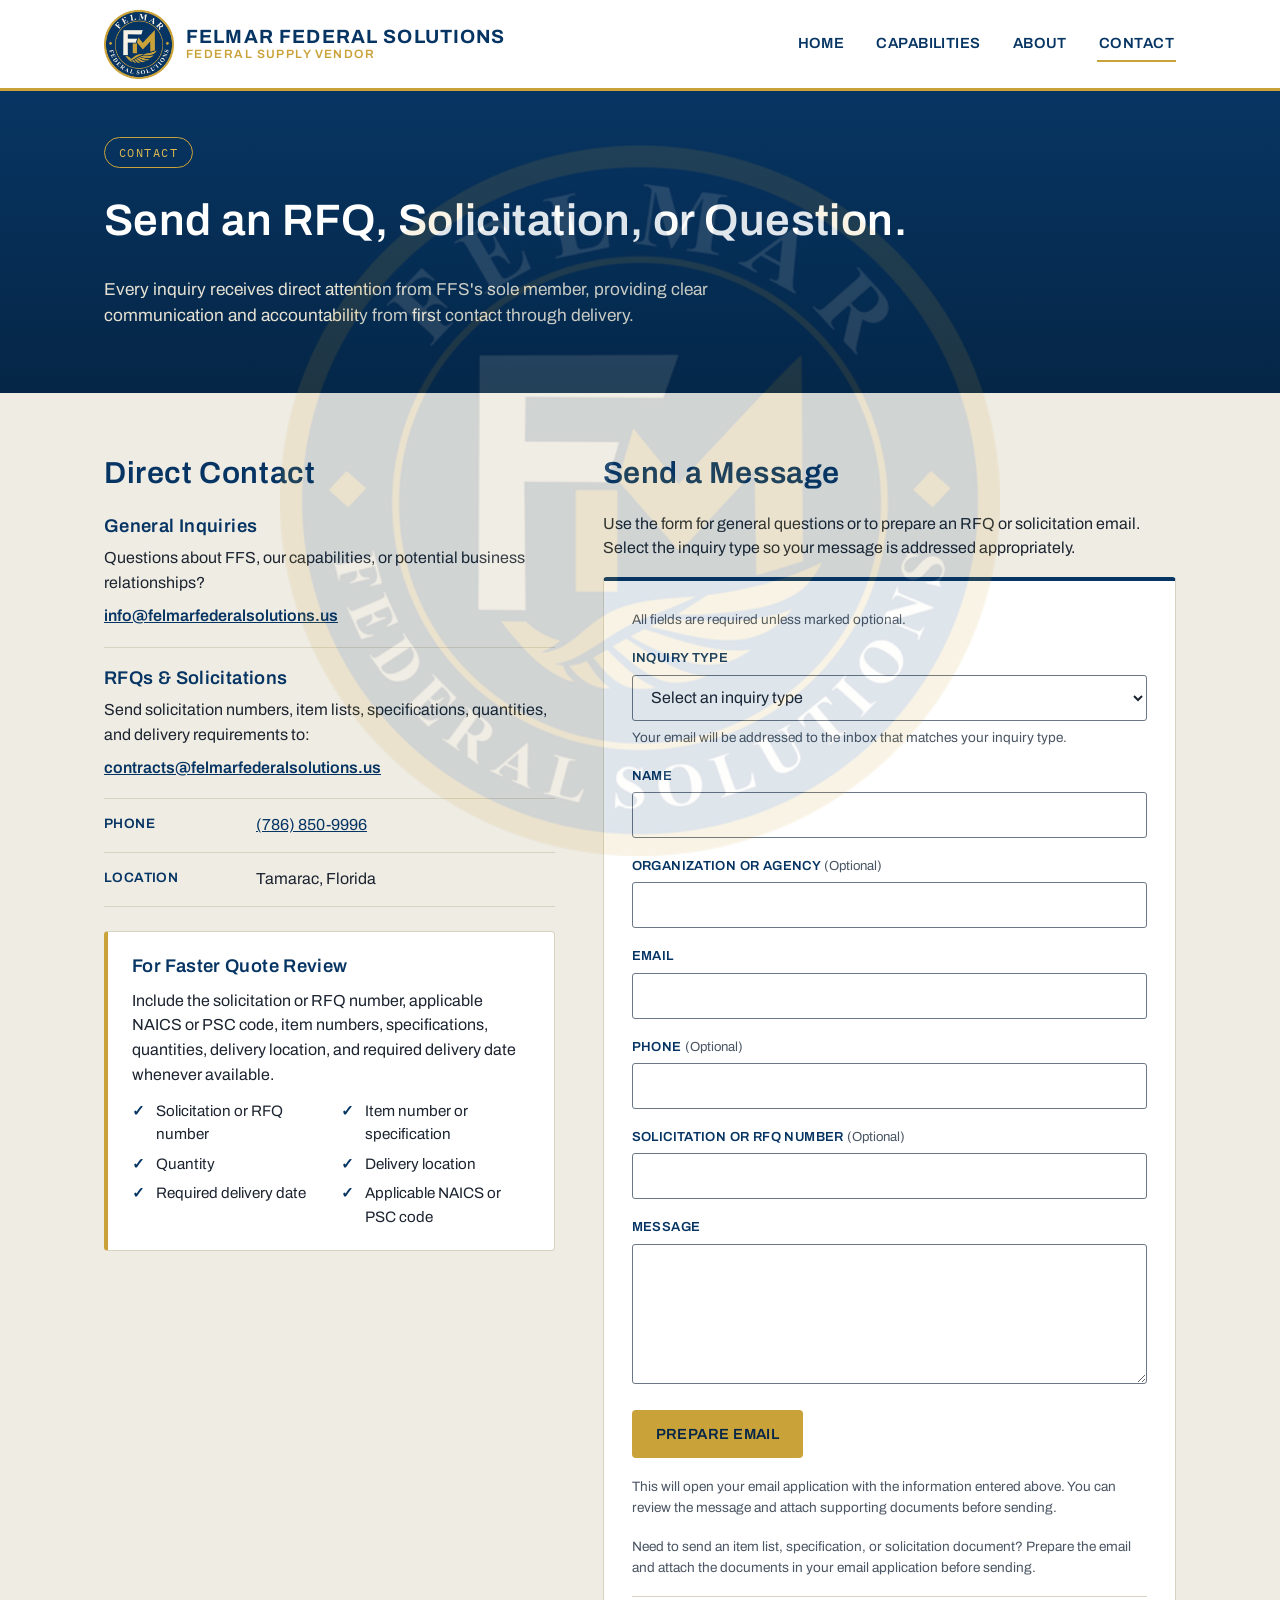
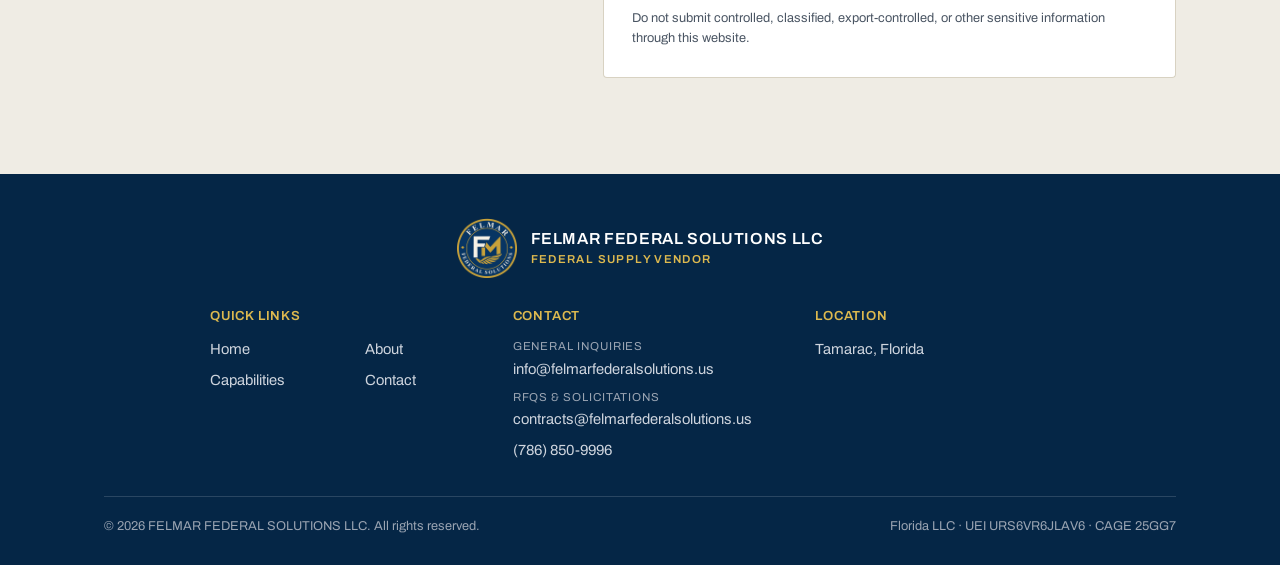
<file: contact.html>
<!DOCTYPE html>
<html lang="en">
<head>
<meta charset="UTF-8">
<meta name="viewport" content="width=device-width, initial-scale=1.0">
<title>Contact | FELMAR FEDERAL SOLUTIONS LLC</title>
<meta name="description" content="Contact FELMAR FEDERAL SOLUTIONS LLC. General questions: info@felmarfederalsolutions.us. RFQs and solicitations: contracts@felmarfederalsolutions.us.">
<link rel="icon" type="image/png" href="assets/img/favicon-32.png">
<link rel="apple-touch-icon" href="assets/img/favicon-180.png">
<link rel="preconnect" href="https://fonts.googleapis.com">
<link rel="preconnect" href="https://fonts.gstatic.com" crossorigin>
<link href="https://fonts.googleapis.com/css2?family=Archivo:wght@400;600;700&family=IBM+Plex+Mono:wght@400;500&display=swap" rel="stylesheet">
<link rel="stylesheet" href="assets/styles.css">
</head>
<body>


<header class="site-header">
  <div class="container">
    <a class="brand" href="index.html">
      <img src="assets/img/logo-seal-256.png" alt="FELMAR FEDERAL SOLUTIONS LLC seal">
      <span class="brand-text">
        <strong>FELMAR FEDERAL SOLUTIONS</strong>
        <span>Federal Supply Vendor</span>
      </span>
    </a>
    <button class="nav-toggle" aria-label="Toggle navigation" aria-expanded="false"><span></span></button>
    <nav class="main-nav" aria-label="Main navigation">
      <a href="index.html">Home</a>
      <a href="capabilities.html">Capabilities</a>
      <a href="about.html">About</a>
      <a href="contact.html" aria-current="page">Contact</a>
    </nav>
  </div>
</header>

<main>
<section class="hero" style="padding: 46px 0;">
  <div class="container">
    <span class="eyebrow">Contact</span>
    <h1>Send an RFQ, Solicitation, or Question.</h1>
    <p class="lede" style="max-width: 700px;">Every inquiry receives direct attention from FFS's sole member, providing clear communication and accountability from first contact through delivery.</p>
  </div>
</section>

<section class="section">
  <div class="container">
    <div class="contact-grid split-44">
      <div>
        <h2>Direct Contact</h2>
        <div class="contact-block">
          <h3>General Inquiries</h3>
          <p>Questions about FFS, our capabilities, or potential business relationships?</p>
          <a href="mailto:info@felmarfederalsolutions.us">info@felmarfederalsolutions.us</a>
        </div>
        <div class="contact-block">
          <h3>RFQs &amp; Solicitations</h3>
          <p>Send solicitation numbers, item lists, specifications, quantities, and delivery requirements to:</p>
          <a href="mailto:contracts@felmarfederalsolutions.us">contracts@felmarfederalsolutions.us</a>
        </div>
        <ul class="contact-list">
          <li><span class="label">Phone</span><a href="tel:+17868509996">(786) 850-9996</a></li>
          <li><span class="label">Location</span><span>Tamarac, Florida</span></li>
        </ul>
        <div class="callout callout-white" style="margin-top: 24px;">
          <h3 style="margin-bottom: 8px;">For Faster Quote Review</h3>
          <p style="margin: 0;">Include the solicitation or RFQ number, applicable NAICS or PSC code, item numbers, specifications, quantities, delivery location, and required delivery date whenever available.</p>
          <ul class="checklist">
            <li>Solicitation or RFQ number</li>
            <li>Item number or specification</li>
            <li>Quantity</li>
            <li>Delivery location</li>
            <li>Required delivery date</li>
            <li>Applicable NAICS or PSC code</li>
          </ul>
        </div>
      </div>
      <div>
        <h2>Send a Message</h2>
        <p>Use the form for general questions or to prepare an RFQ or solicitation email. Select the inquiry type so your message is addressed appropriately.</p>
        <form class="contact-form" id="ffs-contact-form" novalidate>
          <p class="form-note">All fields are required unless marked optional.</p>

          <div class="field">
            <label for="inquiry-type">Inquiry Type</label>
            <select id="inquiry-type" name="inquiry-type" required aria-describedby="route-note err-inquiry-type">
              <option value="">Select an inquiry type</option>
              <option value="general">General Question</option>
              <option value="rfq">RFQ or Solicitation</option>
              <option value="vendor">Vendor or Supplier Inquiry</option>
              <option value="other">Other</option>
            </select>
            <p class="form-note" id="route-note" style="margin-top: 6px;">Your email will be addressed to the inbox that matches your inquiry type.</p>
            <p class="field-error" id="err-inquiry-type" hidden></p>
          </div>

          <div class="field">
            <label for="name">Name</label>
            <input type="text" id="name" name="name" autocomplete="name" required aria-describedby="err-name">
            <p class="field-error" id="err-name" hidden></p>
          </div>

          <div class="field">
            <label for="org">Organization or Agency <span class="opt">(Optional)</span></label>
            <input type="text" id="org" name="org" autocomplete="organization">
          </div>

          <div class="field">
            <label for="email">Email</label>
            <input type="email" id="email" name="email" autocomplete="email" required aria-describedby="err-email">
            <p class="field-error" id="err-email" hidden></p>
          </div>

          <div class="field">
            <label for="phone">Phone <span class="opt">(Optional)</span></label>
            <input type="tel" id="phone" name="phone" autocomplete="tel">
          </div>

          <div class="field">
            <label for="solicitation">Solicitation or RFQ Number <span class="opt">(Optional)</span></label>
            <input type="text" id="solicitation" name="solicitation">
          </div>

          <div class="field">
            <label for="message">Message</label>
            <textarea id="message" name="message" required aria-describedby="err-message"></textarea>
            <p class="field-error" id="err-message" hidden></p>
          </div>

          <button type="submit" class="btn btn-gold" style="align-self: flex-start;">Prepare Email</button>
          <p class="form-note">This will open your email application with the information entered above. You can review the message and attach supporting documents before sending.</p>
          <p class="form-status" id="form-status" role="status" aria-live="polite" hidden></p>
          <p class="form-note">Need to send an item list, specification, or solicitation document? Prepare the email and attach the documents in your email application before sending.</p>
          <p class="form-notice">Do not submit controlled, classified, export-controlled, or other sensitive information through this website.</p>
        </form>
      </div>
    </div>
  </div>
</section>
</main>

<footer class="site-footer">
  <div class="container">
    <div class="footer-top">
      <div class="footer-brand">
        <img src="assets/img/logo-seal-256.png" alt="FELMAR FEDERAL SOLUTIONS LLC seal">
        <div class="footer-brand-text">
          <strong>FELMAR FEDERAL SOLUTIONS&nbsp;LLC</strong>
          <span>Federal Supply Vendor</span>
        </div>
      </div>
      <div class="footer-cols">
        <div class="footer-col">
          <h3>Quick Links</h3>
          <div class="footer-links">
            <a href="index.html">Home</a>
            <a href="about.html">About</a>
            <a href="capabilities.html">Capabilities</a>
            <a href="contact.html">Contact</a>
          </div>
        </div>
        <div class="footer-col">
          <h3>Contact</h3>
          <span class="fc-label">General Inquiries</span>
          <a href="mailto:info@felmarfederalsolutions.us">info@felmarfederalsolutions.us</a>
          <span class="fc-label">RFQs &amp; Solicitations</span>
          <a href="mailto:contracts@felmarfederalsolutions.us">contracts@felmarfederalsolutions.us</a>
          <a href="tel:+17868509996">(786) 850-9996</a>
        </div>
        <div class="footer-col">
          <h3>Location</h3>
          <p>Tamarac, Florida</p>
        </div>
      </div>
    </div>
    <div class="footer-bottom">
      <span>&copy; 2026 FELMAR FEDERAL SOLUTIONS LLC. All rights reserved.</span>
      <span>Florida LLC &middot; UEI URS6VR6JLAV6 &middot; CAGE 25GG7</span>
    </div>
  </div>
</footer>

<script src="assets/nav.js"></script>
<script src="assets/contact-form.js"></script>
</body>
</html>
</file>
<file: assets/styles.css>
/* FELMAR FEDERAL SOLUTIONS LLC site styles */

:root {
  --navy: #073563;
  --navy-deep: #052646;
  --gold: #c9a23a;
  --gold-bright: #ddb94f;
  --gold-text: #7a5f17;
  --cream: #f7f2e7;
  --stone: #efece4;
  --ink: #1c2430;
  --line: #d8d2c2;
  --max-width: 1120px;
  --header-h: 91px;
}

@media (max-width: 860px) {
  :root { --header-h: 69px; }
}

* { box-sizing: border-box; }

html { scroll-behavior: smooth; }

body {
  margin: 0;
  font-family: "Archivo", Arial, sans-serif;
  font-weight: 400;
  color: var(--ink);
  background: var(--stone);
  line-height: 1.55;
}

body::after {
  content: "";
  position: fixed;
  inset: var(--header-h) 0 0 0;
  background: url("img/logo-seal-512.png") center / min(calc((100vh - var(--header-h)) * 0.9), 90vw, 720px) no-repeat;
  opacity: 0.13;
  pointer-events: none;
  z-index: 40;
}

.callout-cta {
  display: flex;
  align-items: center;
  justify-content: space-between;
  gap: 24px;
  flex-wrap: wrap;
}

.callout-cta > div:first-child { flex: 1 1 320px; }

.callout-cta .btn { flex: none; }

.cta-actions {
  display: flex;
  gap: 12px;
  flex-wrap: wrap;
  flex: 0 1 auto;
  min-width: 0;
}

.btn.btn-outline-navy {
  border-color: var(--navy);
  color: var(--navy);
  background: #ffffff;
}
.btn.btn-outline-navy:hover { border-color: var(--gold); color: var(--navy-deep); background: rgba(201, 162, 58, 0.16); }

.cta-panel { padding: 32px 36px; }
.cta-panel h2 { margin-bottom: 22px; }
.cta-routes {
  display: grid;
  grid-template-columns: minmax(0, 1fr) minmax(0, 1fr);
  border-top: 1px solid var(--line);
  padding-top: 24px;
}
.cta-route { padding-right: 36px; }
.cta-route + .cta-route { padding-right: 0; padding-left: 36px; border-left: 1px solid var(--line); }
.cta-route h3 { font-size: 1.05rem; margin: 0 0 6px; }
.cta-route p { margin: 0 0 18px; max-width: 420px; }
.cta-route a { overflow-wrap: anywhere; }
.cta-route .btn { overflow-wrap: normal; }
@media (max-width: 760px) {
  .cta-panel { padding: 26px 22px; }
  .cta-routes { grid-template-columns: minmax(0, 1fr); }
  .cta-route { padding-right: 0; }
  .cta-route + .cta-route { padding-left: 0; border-left: 0; border-top: 1px solid var(--line); margin-top: 22px; padding-top: 22px; }
}

.section.roomy { padding: 80px 0; }
.section.roomy .section-head { margin-bottom: 36px; }

.split {
  display: grid;
  grid-template-columns: minmax(0, 52fr) minmax(0, 48fr);
  gap: 56px;
  align-items: start;
}

.facts { margin: 0; }
.facts > div {
  display: grid;
  grid-template-columns: 150px minmax(0, 1fr);
  gap: 16px;
  padding: 14px 0;
  border-bottom: 1px solid var(--line);
}
.facts > div:first-child { padding-top: 0; }
.facts dt {
  font-size: 0.82rem;
  font-weight: 600;
  letter-spacing: 0.03em;
  text-transform: uppercase;
  color: var(--navy);
  padding-top: 3px;
}
.facts dd { margin: 0; overflow-wrap: anywhere; }
.facts .placeholder { color: var(--gold-text); font-family: "IBM Plex Mono", monospace; font-size: 0.9rem; }

.card.point h3 { margin: 0 0 8px; }
.card.point h3::before {
  content: "\25C6";
  color: var(--gold);
  font-size: 0.7em;
  margin-right: 10px;
  vertical-align: 2px;
}

@media (max-width: 860px) {
  .split { grid-template-columns: minmax(0, 1fr); gap: 40px; }
}

@media (max-width: 560px) {
  .facts > div { grid-template-columns: minmax(0, 1fr); gap: 4px; }
}

h1, h2, h3, h4 {
  font-family: "Archivo", Arial, sans-serif;
  font-weight: 600;
  letter-spacing: 0.02em;
  color: var(--navy);
  margin: 0 0 0.5em;
}

h1 { font-size: clamp(1.9rem, 4vw, 2.75rem); letter-spacing: 0.01em; }
h2 { font-size: clamp(1.4rem, 2.6vw, 1.9rem); }
h3 { font-size: 1.15rem; }

p { margin: 0 0 1em; }

a { color: var(--navy); }
a:hover { color: var(--gold); }

.mono {
  font-family: "IBM Plex Mono", "Courier New", monospace;
}

.container {
  max-width: var(--max-width);
  margin: 0 auto;
  padding: 0 24px;
}

/* Header */
.site-header {
  background: #ffffff;
  border-bottom: 3px solid var(--gold);
  position: sticky;
  top: 0;
  z-index: 50;
}

.site-header .container {
  display: flex;
  align-items: center;
  justify-content: space-between;
  padding-top: 9px;
  padding-bottom: 9px;
  gap: 16px;
}

.brand {
  display: flex;
  align-items: center;
  gap: 12px;
  text-decoration: none;
}

.brand img {
  height: 70px;
  width: 70px;
  display: block;
}

.brand-text {
  display: flex;
  flex-direction: column;
  line-height: 1.15;
}

.brand-text strong {
  font-family: "Archivo", Arial, sans-serif;
  font-weight: 700;
  letter-spacing: 0.06em;
  color: var(--navy);
  font-size: 1.2rem;
  text-transform: uppercase;
}

.brand-text span {
  font-size: 0.75rem;
  letter-spacing: 0.12em;
  color: var(--gold);
  text-transform: uppercase;
  font-weight: 600;
}

nav.main-nav {
  display: flex;
  align-items: center;
  gap: 28px;
}

nav.main-nav a {
  text-decoration: none;
  color: var(--navy);
  font-weight: 600;
  font-size: 0.92rem;
  letter-spacing: 0.03em;
  text-transform: uppercase;
  padding: 6px 2px;
  border-bottom: 2px solid transparent;
  white-space: nowrap;
}

nav.main-nav a:hover,
nav.main-nav a[aria-current="page"] {
  border-bottom-color: var(--gold);
  color: var(--navy);
}

.nav-toggle {
  display: none;
  background: none;
  border: 2px solid var(--navy);
  border-radius: 4px;
  padding: 8px 10px;
  cursor: pointer;
}
.nav-toggle span,
.nav-toggle span::before,
.nav-toggle span::after {
  content: "";
  display: block;
  width: 20px;
  height: 2px;
  background: var(--navy);
  position: relative;
}
.nav-toggle span::before { top: -6px; position: absolute; }
.nav-toggle span::after { top: 6px; position: absolute; }

/* Hero */
.hero {
  background: linear-gradient(180deg, var(--navy) 0%, var(--navy-deep) 100%);
  color: var(--cream);
  padding: 64px 0 56px;
}

.hero h1 { color: #ffffff; }

.hero .eyebrow {
  display: inline-block;
  font-family: "IBM Plex Mono", monospace;
  font-size: 0.78rem;
  letter-spacing: 0.12em;
  text-transform: uppercase;
  color: var(--gold-bright);
  border: 1px solid var(--gold);
  border-radius: 999px;
  padding: 5px 14px;
  margin-bottom: 18px;
}

.hero p.lede {
  max-width: 620px;
  font-size: 1.08rem;
  color: #e7e2d3;
}

.hero-actions {
  display: flex;
  gap: 14px;
  margin-top: 26px;
  flex-wrap: wrap;
}

.btn {
  display: inline-block;
  padding: 12px 22px;
  border-radius: 4px;
  text-decoration: none;
  font-weight: 600;
  font-size: 0.92rem;
  letter-spacing: 0.03em;
  text-transform: uppercase;
  border: 2px solid transparent;
}

.btn-gold {
  background: var(--gold);
  color: var(--navy-deep);
}
.btn-gold:hover { background: var(--gold-bright); color: var(--navy-deep); }

.btn-outline {
  border-color: var(--cream);
  color: var(--cream);
}
.btn-outline:hover { border-color: var(--gold); color: var(--gold-bright); }

/* Entity data strip */
.entity-strip {
  background: #ffffff;
  border-bottom: 1px solid var(--line);
}

.entity-strip .container {
  display: grid;
  grid-template-columns: repeat(auto-fit, minmax(160px, 1fr));
  gap: 18px;
  padding-top: 22px;
  padding-bottom: 22px;
}

.entity-item {
  border-left: 3px solid var(--gold);
  padding-left: 12px;
}

.entity-item .label {
  font-size: 0.72rem;
  letter-spacing: 0.08em;
  text-transform: uppercase;
  color: var(--navy);
  font-weight: 600;
  margin-bottom: 4px;
}

.entity-item .value {
  font-family: "IBM Plex Mono", monospace;
  font-size: 1rem;
  color: var(--ink);
}

.entity-item .value.pending {
  color: #8a6d1f;
  font-style: normal;
}

/* Badges */
.badges {
  display: flex;
  flex-wrap: wrap;
  gap: 10px;
  margin-top: 20px;
}

.badge {
  display: inline-flex;
  align-items: center;
  gap: 6px;
  background: rgba(201, 162, 58, 0.15);
  border: 1px solid var(--gold);
  color: var(--cream);
  border-radius: 999px;
  padding: 6px 14px;
  font-size: 0.78rem;
  letter-spacing: 0.04em;
  text-transform: uppercase;
  font-weight: 600;
}

/* Sections */
.section {
  padding: 56px 0;
}

.section.alt {
  background: #ffffff;
}

.section-head {
  margin-bottom: 36px;
}

.section-head p {
  max-width: 700px;
}

.section.compact { padding: 48px 0; }
.section.compact .section-head { margin-bottom: 28px; }

.kicker {
  display: block;
  font-family: "IBM Plex Mono", monospace;
  font-size: 0.78rem;
  letter-spacing: 0.1em;
  text-transform: uppercase;
  color: var(--gold-text);
  margin-bottom: 10px;
  font-weight: 600;
}

/* Cards / grid */
.grid {
  display: grid;
  gap: 22px;
}

.grid.cols-2 { grid-template-columns: repeat(auto-fit, minmax(280px, 1fr)); }
.grid.cols-3 { grid-template-columns: repeat(auto-fit, minmax(230px, 1fr)); }
.grid.cols-4 { grid-template-columns: repeat(auto-fit, minmax(200px, 1fr)); }

@media (min-width: 561px) and (max-width: 1000px) {
  .grid.cols-4 { grid-template-columns: repeat(2, minmax(0, 1fr)); }
}

.card {
  background: #ffffff;
  border: 1px solid var(--line);
  border-top: 4px solid var(--gold);
  border-radius: 4px;
  padding: 24px;
}

.card h3 { margin-bottom: 8px; }

.card p:last-child { margin-bottom: 0; }

/* Table */
.data-table {
  width: 100%;
  border-collapse: collapse;
  background: #ffffff;
  border: 1px solid var(--line);
}

.data-table caption {
  text-align: left;
  font-weight: 600;
  color: var(--navy);
  padding: 4px 0 10px;
}

.data-table th, .data-table td {
  text-align: left;
  padding: 16px 20px;
  border-bottom: 1px solid var(--line);
  font-size: 0.95rem;
  vertical-align: middle;
}

.data-table thead th {
  background: var(--navy);
  color: #ffffff;
  font-weight: 600;
  letter-spacing: 0.03em;
  text-transform: uppercase;
  font-size: 0.78rem;
}

.data-table tbody th {
  font-family: "IBM Plex Mono", monospace;
  font-weight: 400;
  color: var(--ink);
}

.data-table thead th:first-child,
.data-table tbody th { width: 140px; }
.data-table.has-role thead th:last-child,
.data-table.has-role tbody td:last-child { width: 150px; }

.data-table tr.primary th,
.data-table tr.primary td { font-weight: 600; background: rgba(201,162,58,0.12); }
.data-table tr.primary th { box-shadow: inset 4px 0 0 var(--gold); }

.badge-primary {
  display: inline-block;
  background: var(--gold);
  color: var(--navy-deep);
  font-size: 0.72rem;
  font-weight: 700;
  letter-spacing: 0.08em;
  text-transform: uppercase;
  padding: 3px 10px;
  border-radius: 999px;
}

.table-wrap { overflow-x: auto; }

.sr-only {
  position: absolute;
  width: 1px;
  height: 1px;
  padding: 0;
  margin: -1px;
  overflow: hidden;
  clip: rect(0, 0, 0, 0);
  white-space: nowrap;
  border: 0;
}

@media (max-width: 640px) {
  .data-table, .data-table tbody, .data-table tr,
  .data-table th, .data-table td { display: block; width: auto !important; }
  .data-table { background: none; border: 0; }
  .data-table thead {
    position: absolute; width: 1px; height: 1px; overflow: hidden; clip: rect(0, 0, 0, 0);
  }
  .data-table tr {
    background: #ffffff;
    border: 1px solid var(--line);
    border-top: 4px solid var(--gold);
    border-radius: 4px;
    margin-bottom: 14px;
  }
  .data-table th, .data-table td {
    display: flex;
    gap: 14px;
    align-items: baseline;
    padding: 12px 16px;
  }
  .data-table tr > *:last-child { border-bottom: 0; }
  .data-table th::before, .data-table td::before {
    content: attr(data-label);
    flex: 0 0 96px;
    font-family: "Archivo", Arial, sans-serif;
    font-size: 0.72rem;
    font-weight: 600;
    letter-spacing: 0.06em;
    text-transform: uppercase;
    color: var(--navy);
  }
  .data-table tr.primary th { box-shadow: none; }
}

/* Callout */
.callout {
  background: var(--stone);
  border: 1px solid var(--line);
  border-left: 4px solid var(--gold);
  padding: 20px 24px;
  border-radius: 4px;
}

.callout-white { background: #ffffff; }
.callout h2 { margin-bottom: 8px; }
.callout .kicker { margin-bottom: 6px; }
.callout a, .footer-col a { overflow-wrap: anywhere; }

p a:hover { color: var(--navy-deep); text-decoration-thickness: 3px; }
a:focus-visible, .btn:focus-visible, .nav-toggle:focus-visible {
  outline: 3px solid var(--navy);
  outline-offset: 3px;
  border-radius: 2px;
}
.site-footer a:focus-visible, .hero a:focus-visible { outline-color: var(--gold-bright); }
.draft-banner a { color: #ffffff; }

body.wm-hero::after { display: none; }
.hero-wm { position: relative; overflow: hidden; }
.hero-wm::before {
  content: "";
  position: absolute;
  inset: 0;
  background: url("img/logo-seal-512.png") center / auto 92% no-repeat;
  opacity: 0.05;
  pointer-events: none;
}
.hero-wm .container { position: relative; z-index: 1; }

/* Contact */
.contact-grid {
  display: grid;
  grid-template-columns: 1fr 1fr;
  gap: 40px;
}

@media (max-width: 760px) {
  .contact-grid { grid-template-columns: minmax(0, 1fr); }
}

.contact-block {
  padding: 16px 0 18px;
  border-bottom: 1px solid var(--line);
}
.contact-block:first-of-type { padding-top: 0; }
.contact-block h3 { margin-bottom: 6px; }
.contact-block p { margin: 0 0 8px; max-width: 460px; }
.contact-block a { font-weight: 600; overflow-wrap: anywhere; }

.contact-list {
  list-style: none;
  margin: 0;
  padding: 0;
}

.contact-list li > :last-child { min-width: 0; overflow-wrap: anywhere; }

.contact-list li {
  display: flex;
  gap: 12px;
  padding: 14px 0;
  border-bottom: 1px solid var(--line);
}

.contact-list .label {
  flex: 0 0 140px;
  font-weight: 600;
  color: var(--navy);
  font-size: 0.85rem;
  text-transform: uppercase;
  letter-spacing: 0.03em;
}

form.contact-form {
  display: flex;
  flex-direction: column;
  gap: 18px;
  background: #ffffff;
  border: 1px solid var(--line);
  border-top: 4px solid var(--navy);
  padding: 28px;
  border-radius: 4px;
}

form.contact-form label {
  font-size: 0.82rem;
  font-weight: 600;
  text-transform: uppercase;
  letter-spacing: 0.03em;
  color: var(--navy);
  display: block;
  margin-bottom: 6px;
}

form.contact-form input,
form.contact-form select,
form.contact-form textarea {
  width: 100%;
  min-height: 46px;
  padding: 11px 14px;
  border: 1.5px solid #6b7785;
  border-radius: 3px;
  font-family: "Archivo", Arial, sans-serif;
  font-size: 1rem;
  color: var(--ink);
  background: #ffffff;
}

form.contact-form select { appearance: auto; cursor: pointer; }

form.contact-form textarea { min-height: 140px; resize: vertical; }

form.contact-form input:focus-visible,
form.contact-form select:focus-visible,
form.contact-form textarea:focus-visible {
  outline: 3px solid var(--navy);
  outline-offset: 2px;
  border-color: var(--navy);
}

form.contact-form [aria-invalid="true"] {
  border: 2px solid #8a1f1f;
}

form.contact-form label .opt {
  font-weight: 400;
  text-transform: none;
  letter-spacing: 0;
  color: #4a5563;
}

.field-error {
  margin: 6px 0 0;
  color: #8a1f1f;
  font-size: 0.88rem;
  font-weight: 600;
}

.form-note {
  font-size: 0.85rem;
  color: #4a5563;
  margin: 0;
}

.form-notice {
  font-size: 0.8rem;
  color: #4a5563;
  border-top: 1px solid var(--line);
  padding-top: 12px;
  margin: 0;
}

.form-status {
  margin: 0;
  padding: 12px 14px;
  border: 1px solid var(--line);
  border-left: 4px solid var(--gold);
  border-radius: 3px;
  background: var(--stone);
  font-size: 0.92rem;
}

form.contact-form .btn { min-height: 48px; cursor: pointer; font-family: "Archivo", Arial, sans-serif; }

.checklist {
  list-style: none;
  margin: 12px 0 0;
  padding: 0;
  display: grid;
  grid-template-columns: repeat(2, minmax(0, 1fr));
  gap: 6px 20px;
}
.checklist li { padding-left: 24px; position: relative; font-size: 0.95rem; }
.checklist li::before {
  content: "\2713";
  position: absolute;
  left: 0;
  color: var(--navy);
  font-weight: 700;
}
@media (max-width: 560px) {
  .checklist { grid-template-columns: minmax(0, 1fr); }
}

.contact-grid.split-44 { grid-template-columns: minmax(0, 44fr) minmax(0, 56fr); gap: 48px; align-items: start; }
@media (max-width: 760px) {
  .contact-grid.split-44 { grid-template-columns: minmax(0, 1fr); }
}

/* Footer */
.site-footer {
  background: var(--navy-deep);
  color: #cfd5de;
  padding: 44px 0 28px;
  margin-top: 40px;
}

.footer-top {
  display: flex;
  flex-direction: column;
  align-items: center;
  gap: 28px;
  padding-bottom: 26px;
  border-bottom: 1px solid rgba(255,255,255,0.15);
}

.footer-brand {
  display: flex;
  align-items: center;
  gap: 14px;
}

@media (min-width: 481px) {
  .footer-brand-text strong { white-space: nowrap; }
}

.footer-brand img { height: 60px; width: 60px; flex: none; }

.footer-brand-text {
  display: flex;
  flex-direction: column;
  line-height: 1.25;
}

.footer-brand-text span {
  font-size: 0.72rem;
  letter-spacing: 0.12em;
  color: var(--gold-bright);
  text-transform: uppercase;
  font-weight: 600;
  margin-top: 3px;
}

.footer-brand strong {
  color: #ffffff;
  font-weight: 600;
  letter-spacing: 0.04em;
}

.footer-cols {
  display: grid;
  grid-template-columns: repeat(3, 1fr);
  gap: 48px;
  width: 100%;
  max-width: 860px;
  margin: 0 auto;
  text-align: left;
}

@media (max-width: 700px) {
  .footer-cols { grid-template-columns: 1fr; gap: 28px; }
}

.footer-col h3 {
  color: var(--gold-bright);
  font-size: 0.82rem;
  text-transform: uppercase;
  letter-spacing: 0.06em;
  margin-bottom: 12px;
}

.footer-col a, .footer-col p {
  color: #cfd5de;
  text-decoration: none;
  display: block;
  margin-bottom: 8px;
  font-size: 0.92rem;
}

.footer-col a:hover { color: var(--gold-bright); }

.footer-col .fc-label {
  display: block;
  font-size: 0.72rem;
  letter-spacing: 0.08em;
  text-transform: uppercase;
  color: #9aa4b2;
  margin-bottom: 2px;
}

.footer-links {
  display: grid;
  grid-template-columns: auto auto;
  column-gap: 32px;
}

.footer-bottom {
  padding-top: 20px;
  font-size: 0.8rem;
  color: #9aa4b2;
  display: flex;
  justify-content: space-between;
  flex-wrap: wrap;
  gap: 10px;
}

.draft-banner {
  background: #8a1f1f;
  color: #fff;
  text-align: center;
  font-family: "IBM Plex Mono", monospace;
  font-size: 0.82rem;
  letter-spacing: 0.05em;
  padding: 8px 16px;
  text-transform: uppercase;
}

@media (max-width: 860px) {
  nav.main-nav {
    position: absolute;
    top: 100%;
    left: 0;
    right: 0;
    background: #ffffff;
    border-bottom: 3px solid var(--gold);
    flex-direction: column;
    align-items: flex-start;
    padding: 16px 24px;
    gap: 16px;
    display: none;
  }
  nav.main-nav.open { display: flex; }
  .nav-toggle { display: inline-flex; }
  .brand img { height: 48px; width: 48px; }
  .brand-text strong { font-size: 0.95rem; }
  .brand-text span { font-size: 0.65rem; letter-spacing: 0.1em; }
}
</file>
